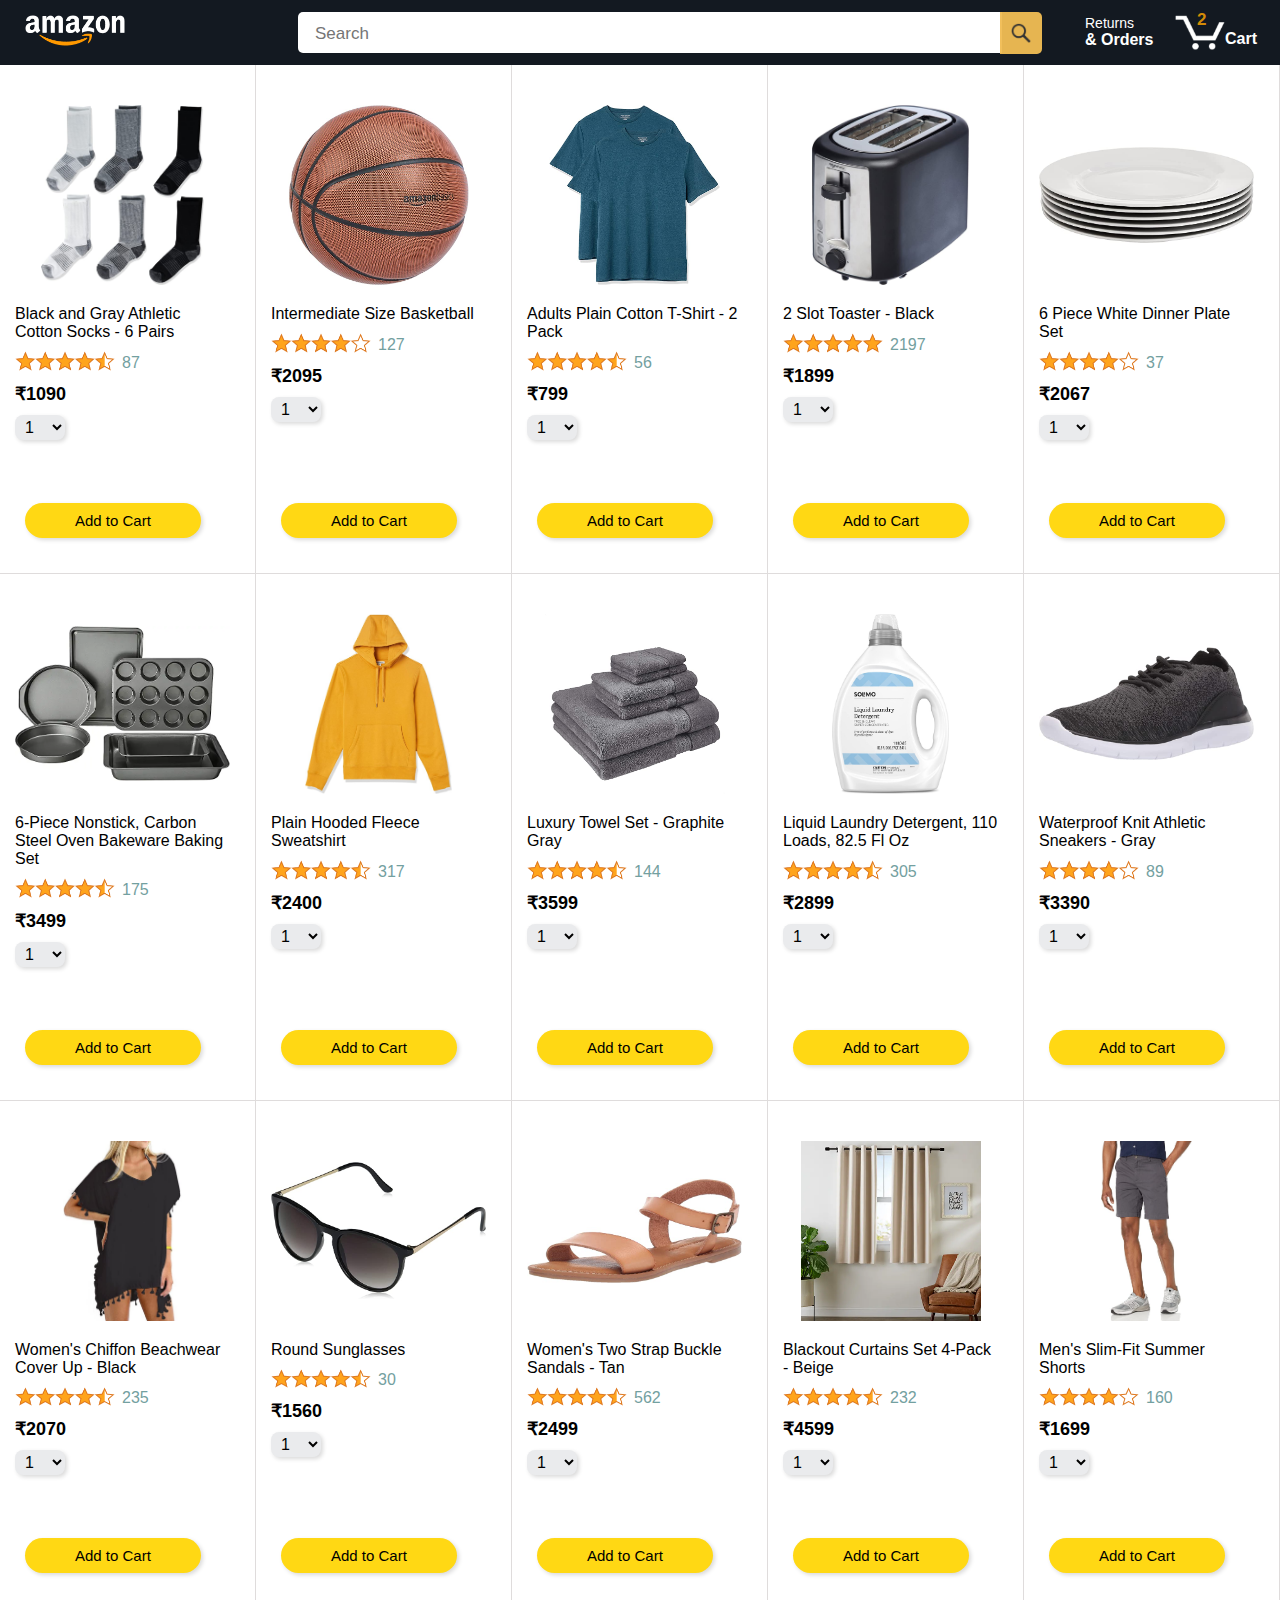
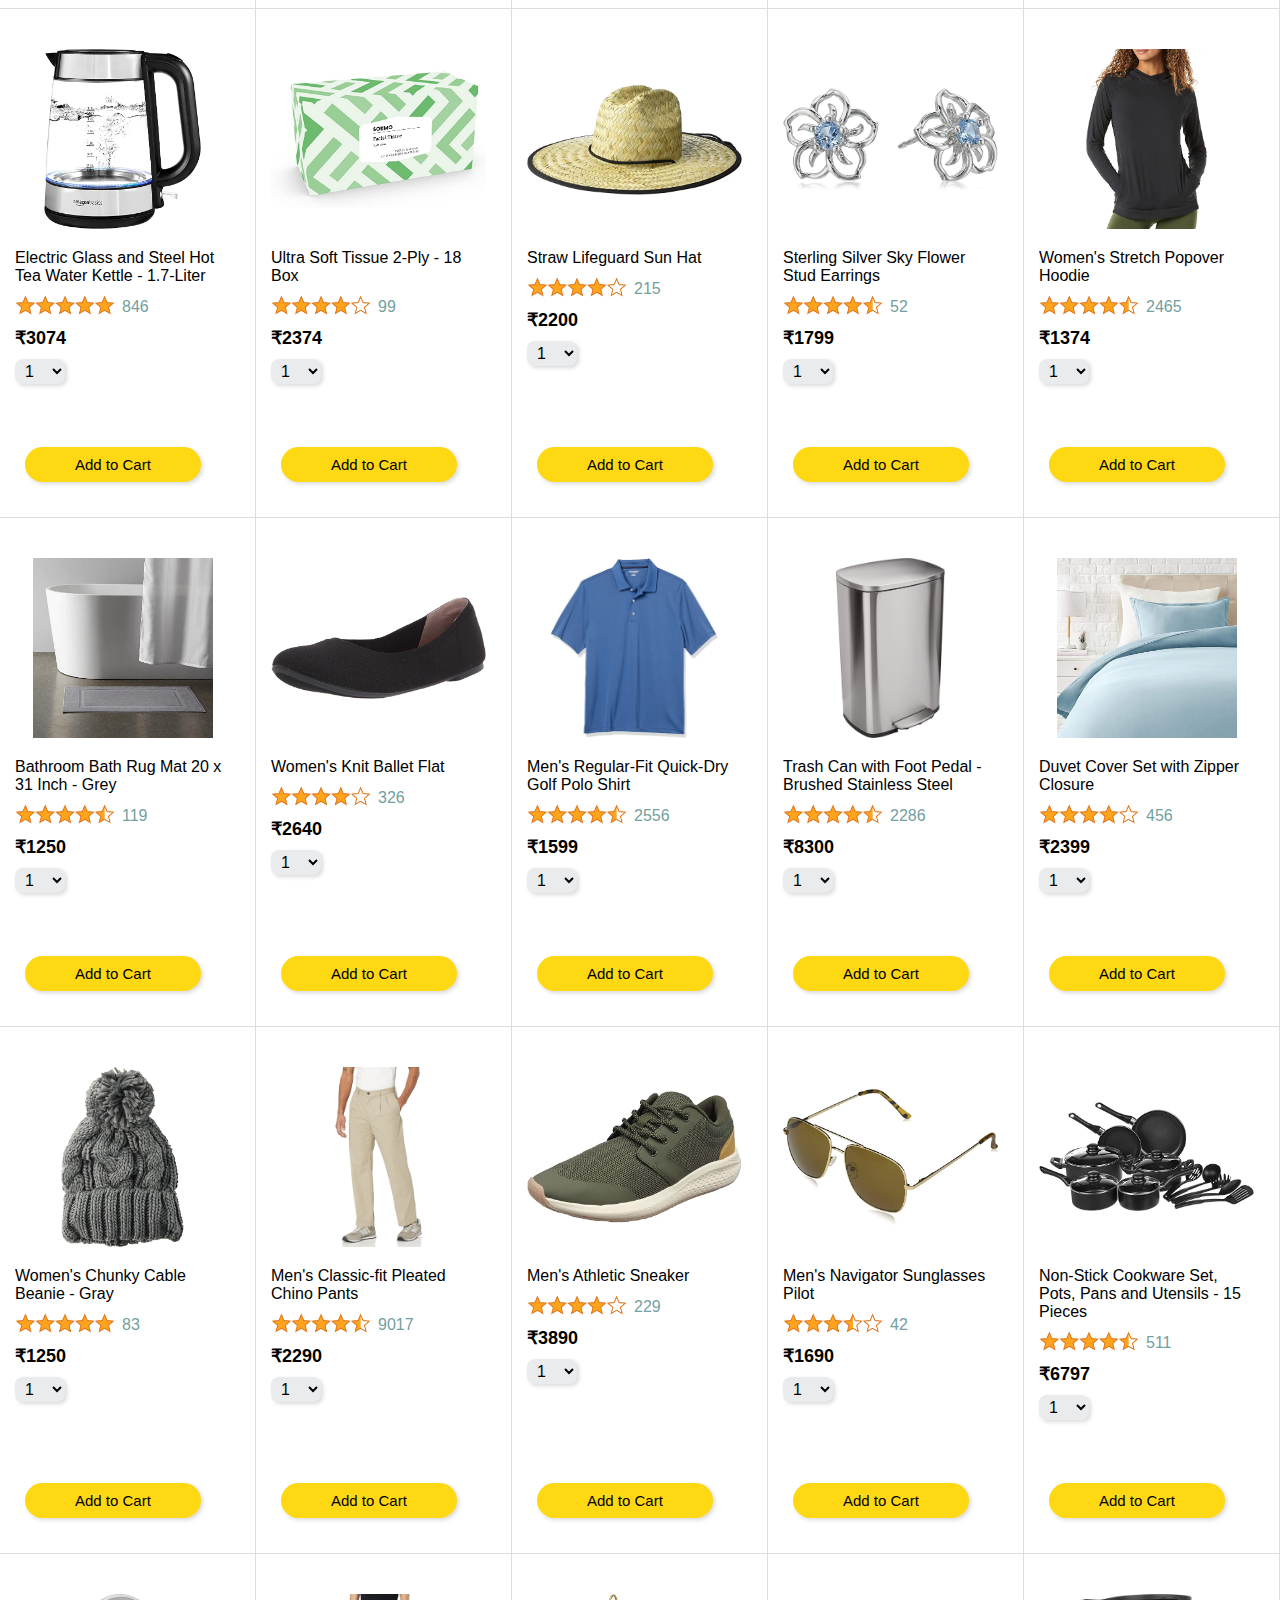
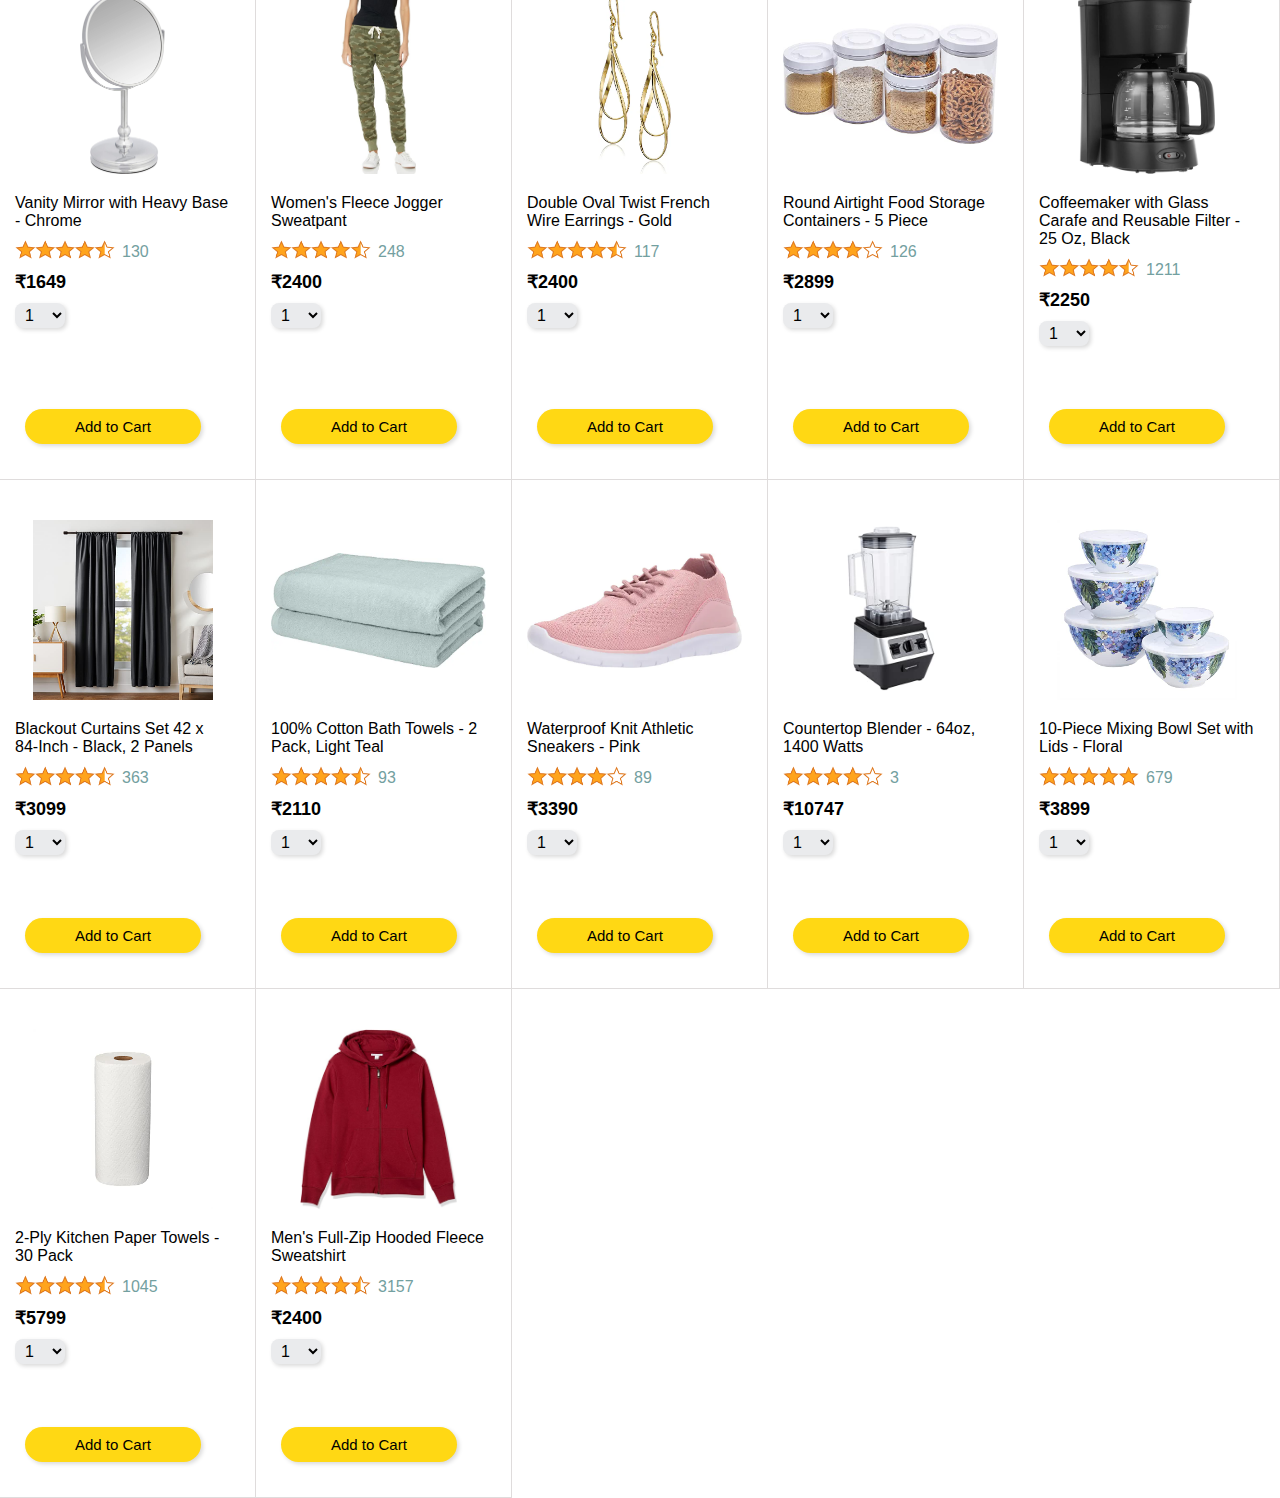
<file: index.html>
<!DOCTYPE html>
<html lang="en">
<head>
  <meta charset="UTF-8">
  <meta name="viewport" content="width=device-width, initial-scale=1.0">
  <title>Amazon Clone</title>
  <link rel="stylesheet" href="styles/core.css">
  <link rel="stylesheet" href="styles/general.css">
  <link rel="stylesheet" href="styles/header.css">
</head>
<body>  
  <!-- Thats header code-->
  <div class="header-flexbox" style="z-index: 1;">
    <div class="left-part">
      <a href="index.html">
      <img src="images/amazon-logo-white.png" class="amazon-logo">
      <img src="images/amazon-mobile-logo-white.png" class="amazon-mobile-logo">
      </a>
    </div>
    <div class="middle-part">
      <input type="text" placeholder="Search" class="search-bar">
      <button class="search-icon-button">
        <img src="images/search-icon.png" class="search-icon-image">
      </button>
    </div>
    <div class="right-part">
      <div class="order-box">
        <a href="orders.html" class="order-box-hlink">
        <p class="order-box-text1">Returns</p>
        <p class="order-box-text2">&#x26; Orders</p>
      </a>
       </div>
       <a class="order-box-hlink2" href="checkout.html">
       <div class="cart-box">
        <img src="images/cart-icon (1).png" class="cart-image">
        <div class="cart-number">2</div>
        <p class="cart-box-text"> Cart</p>
      </a>
       </div>
    </div>
  </div>


  <!-- Thats main body code-->
   <div class="main">
  <div class="Grid js-grid">

    <!--yh structure tha ek product tha then esko idr se copy javascript main kiya ab se new product ko javascript se he generate krenge es blueprint ka sath-->

    <!-- <div class="product-container">
      <div class="product-image-container">
        <img src="images/athletic-cotton-socks-6-pairs.jpg" class="image1">
      </div>
      <div class="product-name">
        Black and Gray Athletic Cotton Socks - 6 Pairs
      </div>
      <div class="flexbox1">
        <div>
          <img src="images/rating-45.png" class="rating-image">
        </div>
        <div class="rating-number">87</div>
      </div>
      <div class="money-box">
        <p>&#x20B9;110</p>
      </div>
      <div>
        <select class="drop-down">
          <option value="1" selected>1</option>
          <option value="2">2</option>
          <option value="3">3</option>
          <option value="4">4</option>
          <option value="5">5</option>
          <option value="6">6</option>
          <option value="7">7</option>
          <option value="8">8</option>
          <option value="9">9</option>
          <option value="10">10</option>
        </select>
      </div>

      <div class="product-spacer"></div>
      <div class="added-to-cart">
        <img src="images/checkmark.png">
        Added
      </div>
      <div class="button-div">
        <button class="button"> Add to Cart</button>
      </div>
    </div> -->
   
  </div>
  </div>
 
  <!--used modules here-->
  <script type="module" src="config/amazon.js"></script>
</body>
</html>
</file>
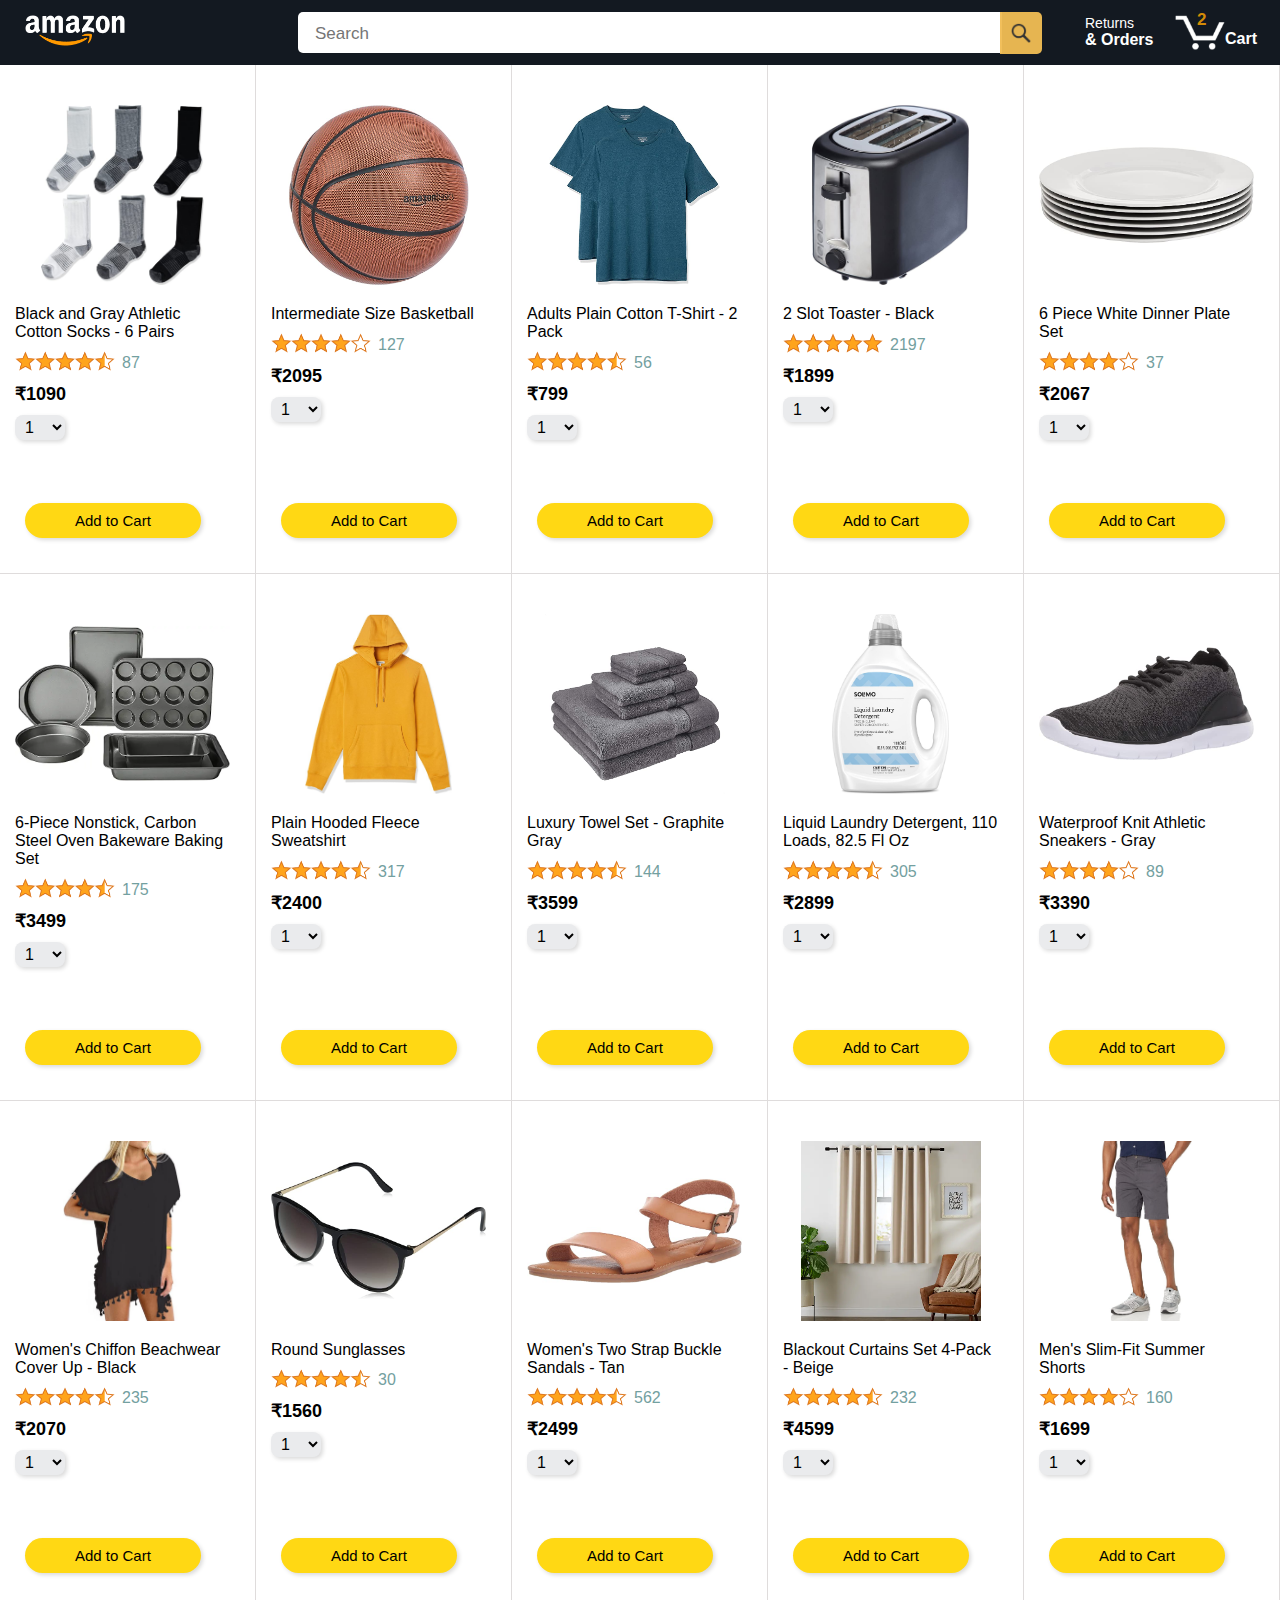
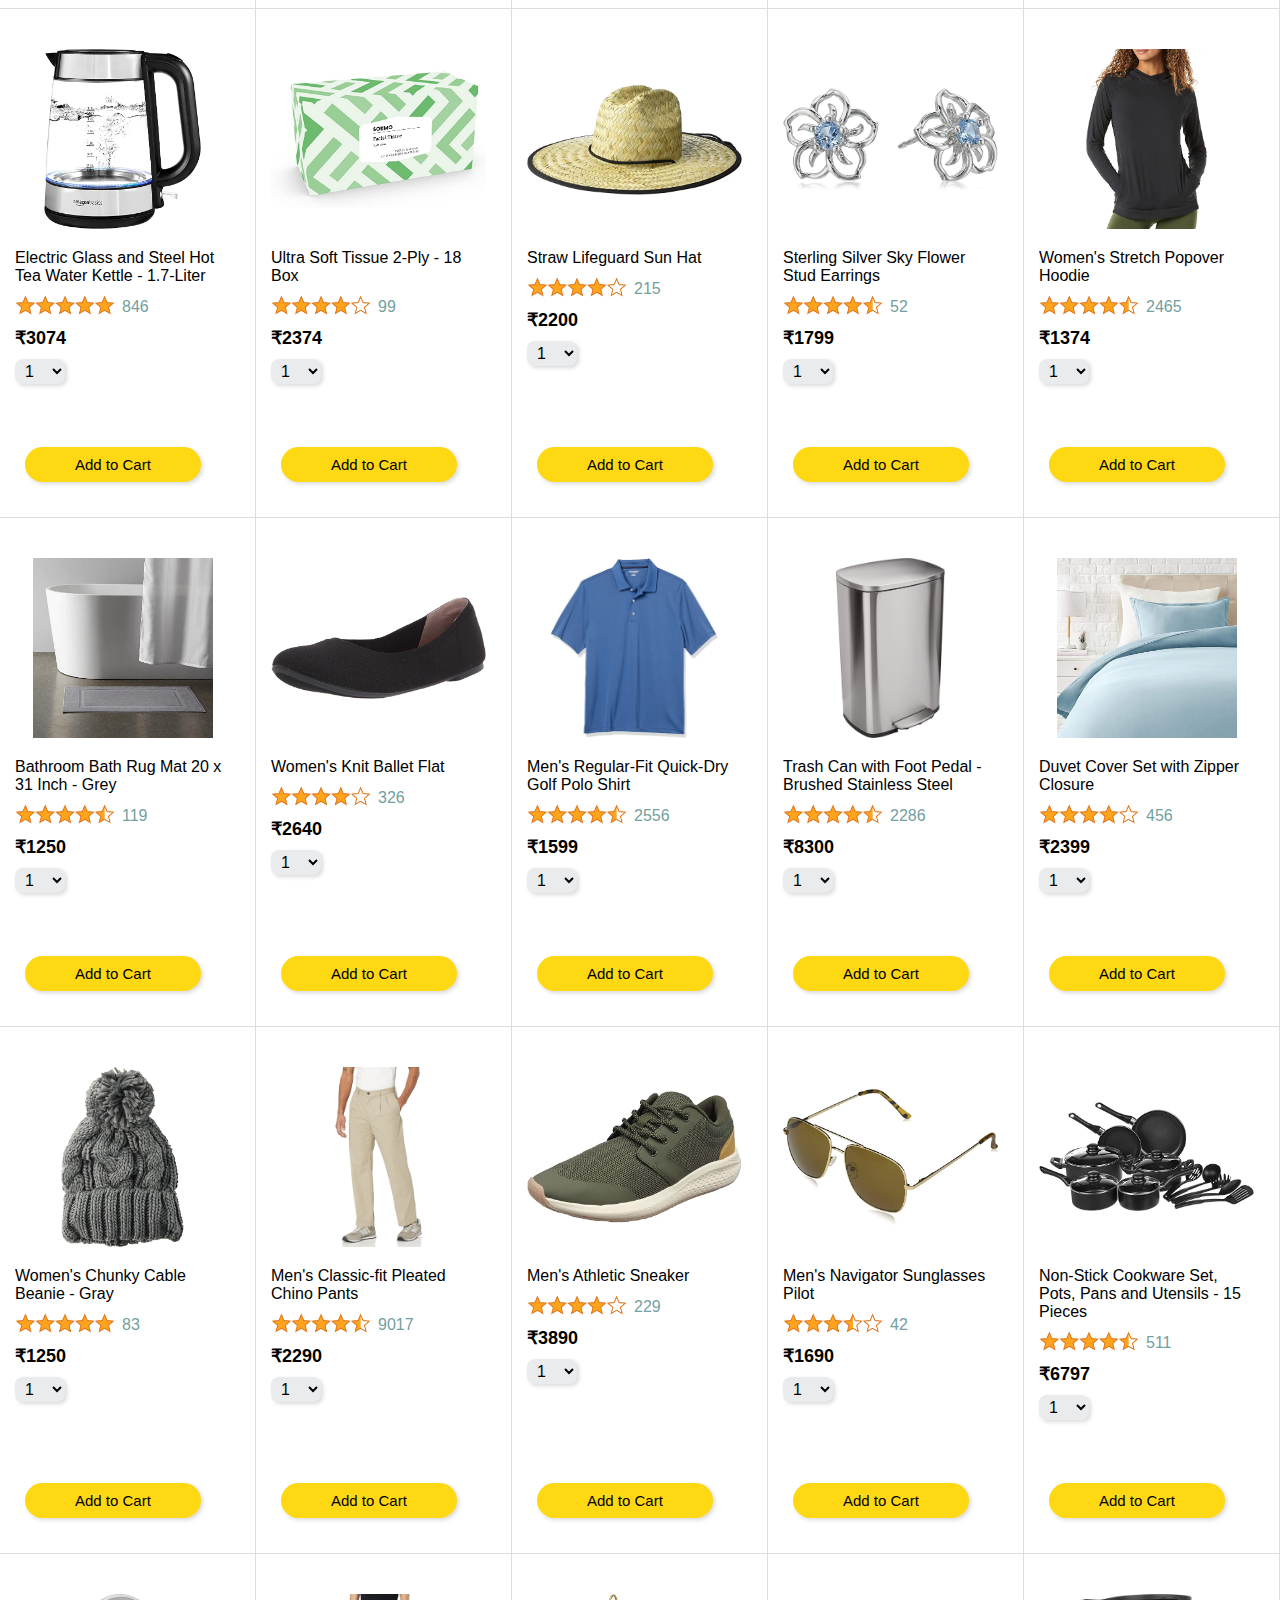
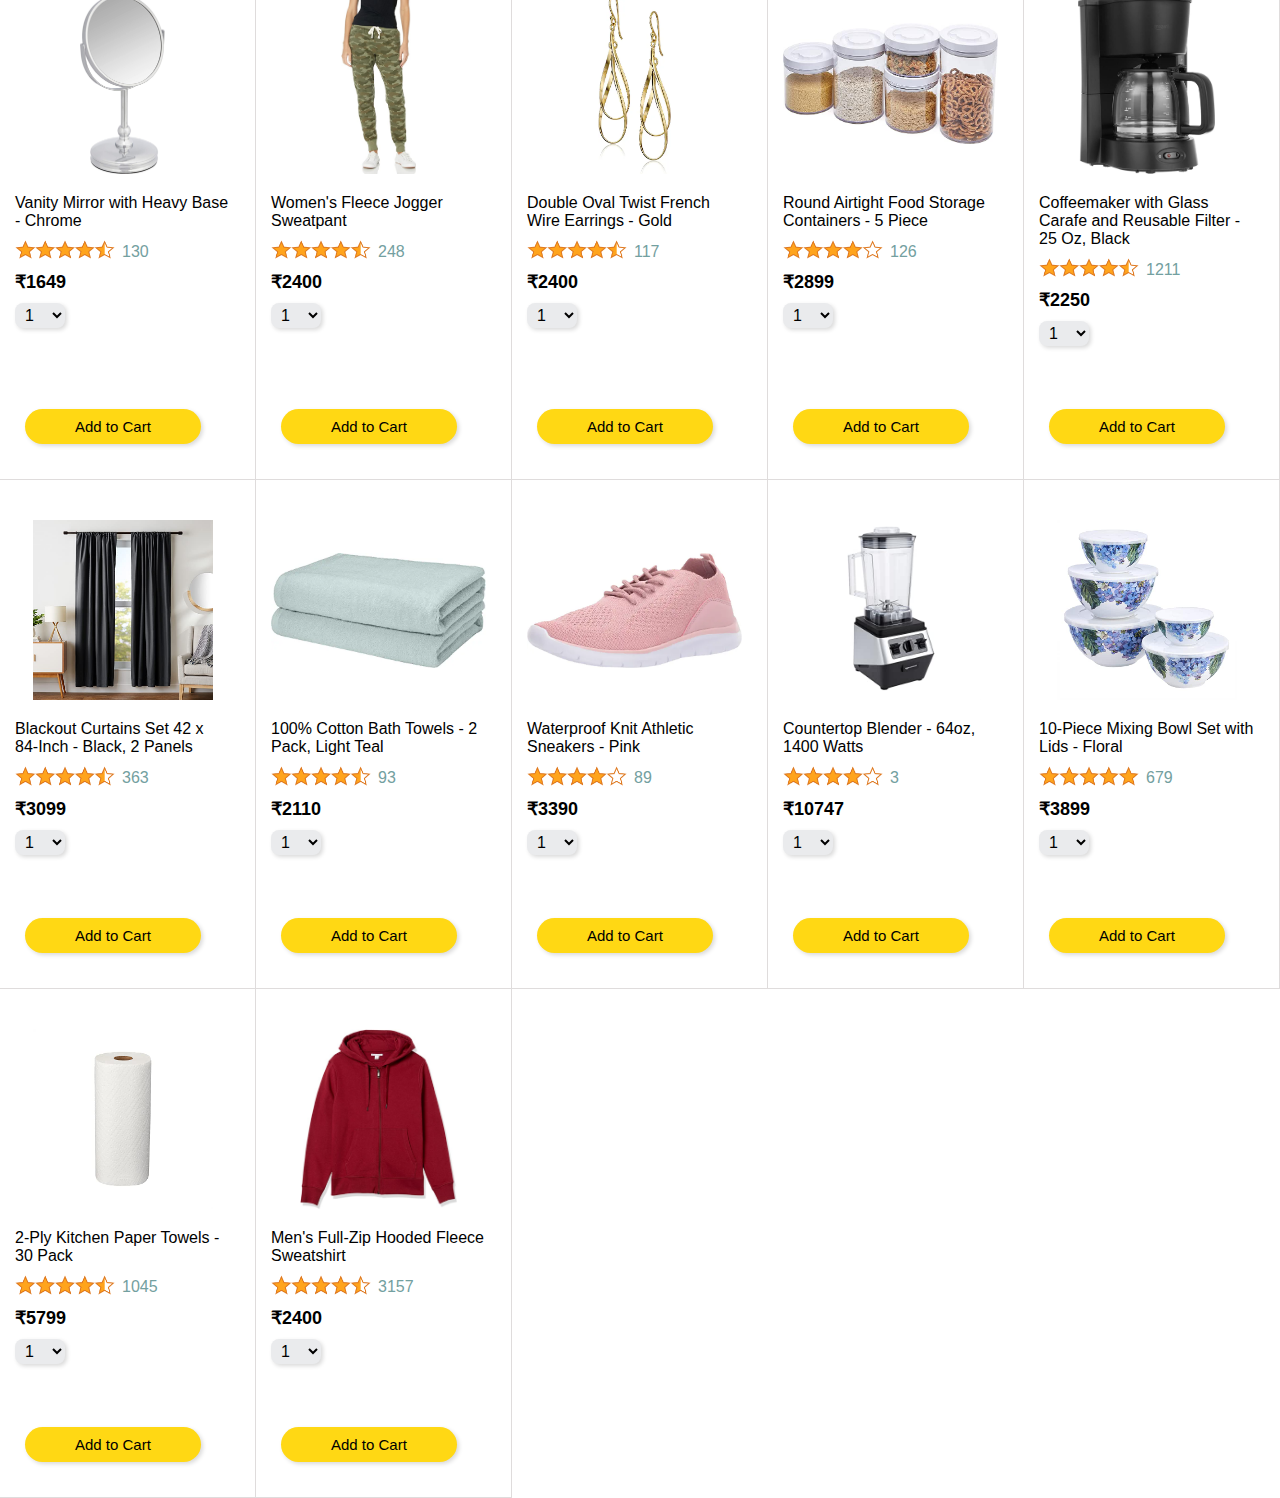
<file: amazon.html>
<!DOCTYPE html>
<html lang="en">
<head>
  <meta charset="UTF-8">
  <meta name="viewport" content="width=device-width, initial-scale=1.0">
  <title>Amazon Clone</title>
  <link rel="stylesheet" href="styles/core.css">
  <link rel="stylesheet" href="styles/general.css">
  <link rel="stylesheet" href="styles/header.css">
</head>
<body>  
  <!-- Thats header code-->
  <div class="header-flexbox" style="z-index: 1;">
    <div class="left-part">
      <a href="http://127.0.0.1:5501/amazon.html">
      <img src="images/amazon-logo-white.png" class="amazon-logo">
      <img src="images/amazon-mobile-logo-white.png" class="amazon-mobile-logo">
      </a>
    </div>
    <div class="middle-part">
      <input type="text" placeholder="Search" class="search-bar">
      <button class="search-icon-button">
        <img src="images/search-icon.png" class="search-icon-image">
      </button>
    </div>
    <div class="right-part">
      <div class="order-box">
        <a href="orders.html" class="order-box-hlink">
        <p class="order-box-text1">Returns</p>
        <p class="order-box-text2">&#x26; Orders</p>
      </a>
       </div>
       <a class="order-box-hlink2" href="checkout.html">
       <div class="cart-box">
        <img src="images/cart-icon (1).png" class="cart-image">
        <div class="cart-number">2</div>
        <p class="cart-box-text"> Cart</p>
      </a>
       </div>
    </div>
  </div>


  <!-- Thats main body code-->
   <div class="main">
  <div class="Grid js-grid">

    <!--yh structure tha ek product tha then esko idr se copy javascript main kiya ab se new product ko javascript se he generate krenge es blueprint ka sath-->

    <!-- <div class="product-container">
      <div class="product-image-container">
        <img src="images/athletic-cotton-socks-6-pairs.jpg" class="image1">
      </div>
      <div class="product-name">
        Black and Gray Athletic Cotton Socks - 6 Pairs
      </div>
      <div class="flexbox1">
        <div>
          <img src="images/rating-45.png" class="rating-image">
        </div>
        <div class="rating-number">87</div>
      </div>
      <div class="money-box">
        <p>&#x20B9;110</p>
      </div>
      <div>
        <select class="drop-down">
          <option value="1" selected>1</option>
          <option value="2">2</option>
          <option value="3">3</option>
          <option value="4">4</option>
          <option value="5">5</option>
          <option value="6">6</option>
          <option value="7">7</option>
          <option value="8">8</option>
          <option value="9">9</option>
          <option value="10">10</option>
        </select>
      </div>

      <div class="product-spacer"></div>
      <div class="added-to-cart">
        <img src="images/checkmark.png">
        Added
      </div>
      <div class="button-div">
        <button class="button"> Add to Cart</button>
      </div>
    </div> -->
   
  </div>
  </div>
 
  <!--used modules here-->
  <script type="module" src="config/amazon.js"></script>
</body>
</html>
</file>
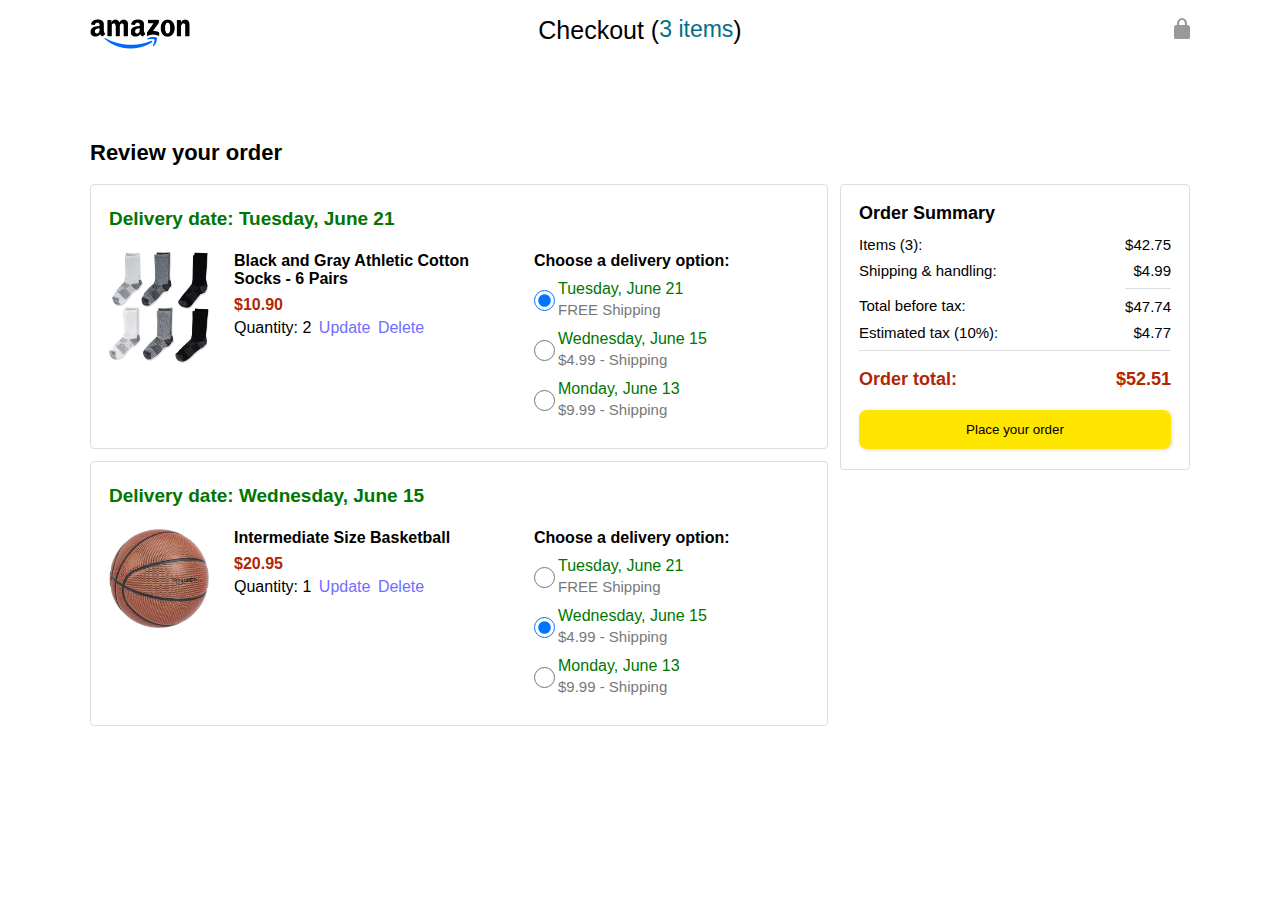
<file: cart.html>
<!DOCTYPE html>
<html>
  <head>
    <title>Checkout</title>

    <!-- This code is needed for responsive design to work.
      (Responsive design = make the website look good on
      smaller screen sizes like a phone or a tablet). -->
    <meta name="viewport" content="width=device-width, initial-scale=1">

    <!-- Load a font called Roboto from Google Fonts. -->
    <link rel="preconnect" href="https://fonts.googleapis.com">
    <link rel="preconnect" href="https://fonts.gstatic.com" crossorigin>
    <link href="https://fonts.googleapis.com/css2?family=Roboto:wght@400;500;700&display=swap" rel="stylesheet">

    <!-- Here are the CSS files for this page. -->
    <link rel="stylesheet" href="styles/general.css">
    <link rel="stylesheet" href="styles/header-cart.css">
    <link rel="stylesheet" href="styles/cart.css">
  </head>
  <body>
    <div class="checkout-header">
      <div class="header-content">
        <div class="checkout-header-left-section">
          <a href="amazon.html">
            <img class="amazon-logo" src="images/amazon-logo-white.png">
            <img class="amazon-mobile-logo" src="images/amazon-mobile-logo-white.png">
          </a>
        </div>

        <div class="checkout-header-middle-section">
          Checkout (<a class="return-to-home-link"
            href="amazon.html">3 items</a>)
        </div>

        <div class="checkout-header-right-section">
          <img src="images/checkout-lock-icon.png">
        </div>
      </div>
    </div>

    <div class="main">
      <div class="page-title">Review your order</div>

      <div class="checkout-grid">
        <div class="order-summary">
          <div class="cart-item-container">
            <div class="delivery-date">
              Delivery date: Tuesday, June 21
            </div>

            <div class="cart-item-details-grid">
              <img class="product-image"
                src="images/athletic-cotton-socks-6-pairs.jpg">

              <div class="cart-item-details">
                <div class="product-name">
                  Black and Gray Athletic Cotton Socks - 6 Pairs
                </div>
                <div class="product-price">
                  $10.90
                </div>
                <div class="product-quantity">
                  <span>
                    Quantity: <span class="quantity-label">2</span>
                  </span>
                  <span class="update-quantity-link link-primary">
                    Update
                  </span>
                  <span class="delete-quantity-link link-primary">
                    Delete
                  </span>
                </div>
              </div>

              <div class="delivery-options">
                <div class="delivery-options-title">
                  Choose a delivery option:
                </div>
                <div class="delivery-option">
                  <input type="radio" checked
                    class="delivery-option-input"
                    name="delivery-option-1">
                  <div>
                    <div class="delivery-option-date">
                      Tuesday, June 21
                    </div>
                    <div class="delivery-option-price">
                      FREE Shipping
                    </div>
                  </div>
                </div>
                <div class="delivery-option">
                  <input type="radio"
                    class="delivery-option-input"
                    name="delivery-option-1">
                  <div>
                    <div class="delivery-option-date">
                      Wednesday, June 15
                    </div>
                    <div class="delivery-option-price">
                      $4.99 - Shipping
                    </div>
                  </div>
                </div>
                <div class="delivery-option">
                  <input type="radio"
                    class="delivery-option-input"
                    name="delivery-option-1">
                  <div>
                    <div class="delivery-option-date">
                      Monday, June 13
                    </div>
                    <div class="delivery-option-price">
                      $9.99 - Shipping
                    </div>
                  </div>
                </div>
              </div>
            </div>
          </div>

          <div class="cart-item-container">
            <div class="delivery-date">
              Delivery date: Wednesday, June 15
            </div>

            <div class="cart-item-details-grid">
              <img class="product-image"
                src="images/intermediate-composite-basketball.jpg">

              <div class="cart-item-details">
                <div class="product-name">
                  Intermediate Size Basketball
                </div>
                <div class="product-price">
                  $20.95
                </div>
                <div class="product-quantity">
                  <span>
                    Quantity: <span class="quantity-label">1</span>
                  </span>
                  <span class="update-quantity-link link-primary">
                    Update
                  </span>
                  <span class="delete-quantity-link link-primary">
                    Delete
                  </span>
                </div>
              </div>

              <div class="delivery-options">
                <div class="delivery-options-title">
                  Choose a delivery option:
                </div>

                <div class="delivery-option">
                  <input type="radio" class="delivery-option-input"
                    name="delivery-option-2">
                  <div>
                    <div class="delivery-option-date">
                      Tuesday, June 21
                    </div>
                    <div class="delivery-option-price">
                      FREE Shipping
                    </div>
                  </div>
                </div>
                <div class="delivery-option">
                  <input type="radio" checked class="delivery-option-input"
                    name="delivery-option-2">
                  <div>
                    <div class="delivery-option-date">
                      Wednesday, June 15
                    </div>
                    <div class="delivery-option-price">
                      $4.99 - Shipping
                    </div>
                  </div>
                </div>
                <div class="delivery-option">
                  <input type="radio" class="delivery-option-input"
                    name="delivery-option-2">
                  <div>
                    <div class="delivery-option-date">
                      Monday, June 13
                    </div>
                    <div class="delivery-option-price">
                      $9.99 - Shipping
                    </div>
                  </div>
                </div>
              </div>
            </div>
          </div>
        </div>

        <div class="payment-summary">
          <div class="payment-summary-title">
            Order Summary
          </div>

          <div class="payment-summary-row">
            <div>Items (3):</div>
            <div class="payment-summary-money">$42.75</div>
          </div>

          <div class="payment-summary-row">
            <div>Shipping &amp; handling:</div>
            <div class="payment-summary-money">$4.99</div>
          </div>

          <div class="payment-summary-row subtotal-row">
            <div>Total before tax:</div>
            <div class="payment-summary-money">$47.74</div>
          </div>

          <div class="payment-summary-row">
            <div>Estimated tax (10%):</div>
            <div class="payment-summary-money">$4.77</div>
          </div>

          <div class="payment-summary-row total-row">
            <div>Order total:</div>
            <div class="payment-summary-money">$52.51</div>
          </div>

          <button class="place-order-button button-primary">
            Place your order
          </button>
        </div>
      </div>
    </div>
  </body>
</html>
</file>
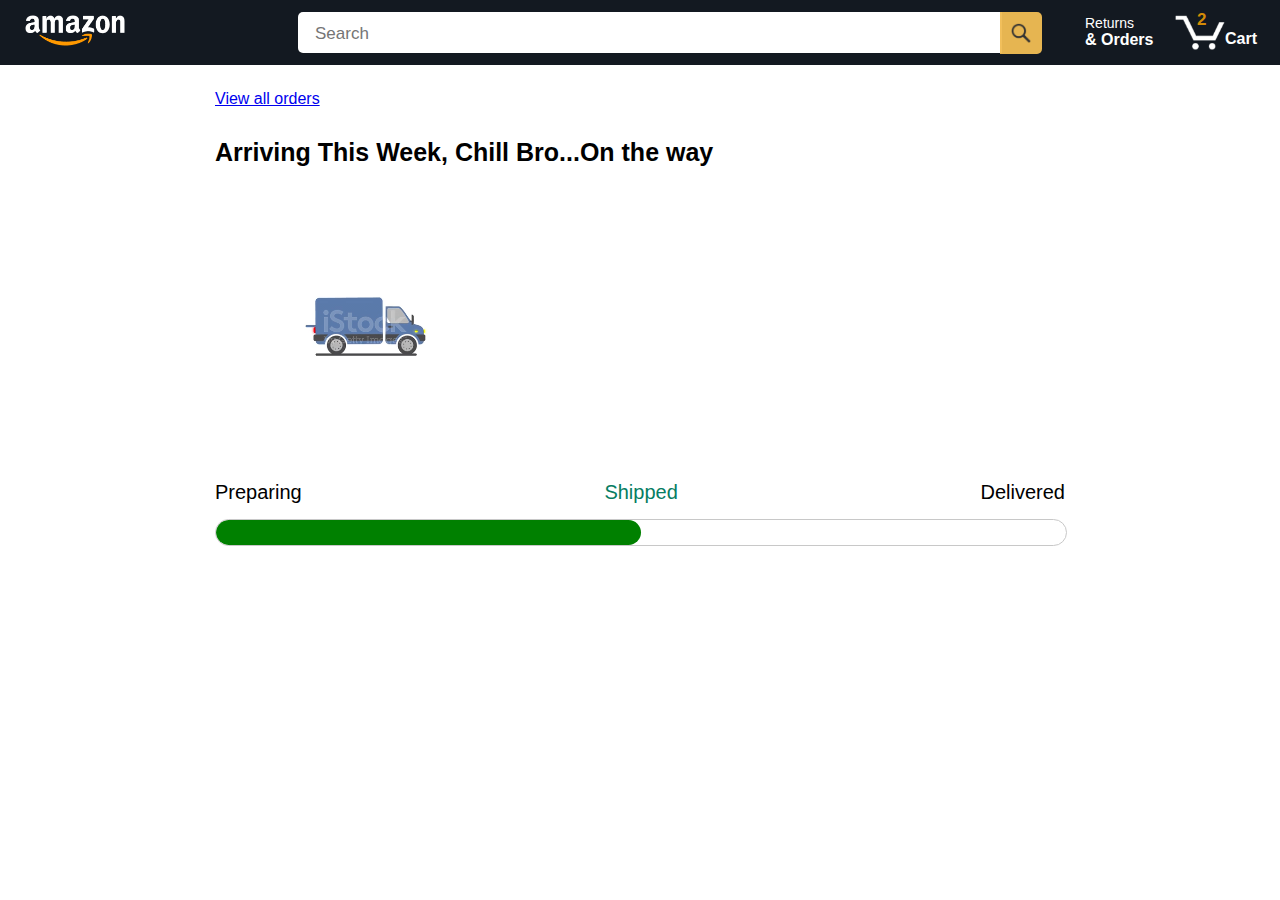
<file: tracking.html>
<!DOCTYPE html>
<html>
  <head>
    <title>Tracking</title>
    <meta name="viewport" content="width=device-width, initial-scale=1">

    <link rel="preconnect" href="https://fonts.googleapis.com">
    <link rel="preconnect" href="https://fonts.gstatic.com" crossorigin>
    <link href="https://fonts.googleapis.com/css2?family=Roboto:wght@400;500;700&display=swap" rel="stylesheet">

    <link rel="stylesheet" href="styles/general.css">
    <link rel="stylesheet" href="styles/header.css">
    <link rel="stylesheet" href="styles/tracking.css">
  </head>
  <body>
    <div class="header-flexbox" style="z-index: 1;">
      <div class="left-part">
        <a href="index.html">
        <img src="images/amazon-logo-white.png" class="amazon-logo">
        <img src="images/amazon-mobile-logo-white.png" class="amazon-mobile-logo">
        </a>
      </div>
      <div class="middle-part">
        <input type="text" placeholder="Search" class="search-bar">
        <button class="search-icon-button">
          <img src="images/search-icon.png" class="search-icon-image">
        </button>
      </div>
      <div class="right-part">
        <div class="order-box">
          <a href="orders.html" class="order-box-hlink">
          <p class="order-box-text1">Returns</p>
          <p class="order-box-text2">&#x26; Orders</p>
        </a>
         </div>
         <div class="cart-box">
           <a href="checkout.html" class="order-box-hlink2">
          <img src="images/cart-icon (1).png" class="cart-image">
          <div class="cart-number">3</div>
          <p class="cart-box-text"> Cart</p>
        </a>
         </div>
      </div>
    </div>

    <div class="main">
      <div class="order-tracking">
         <a class="back-to-orders-link link-primary" href="orders.html">
          View all orders
        </a>

        <div class="delivery-date">
          Arriving This Week, Chill Bro...On the way
        </div>

        
        <video width="300px" height="300px" loop autoplay muted>
          <source src="images/istockphoto-1999929404-640_adpp_is.mp4">
        </video>

        <div class="progress-labels-container">
          <div class="progress-label">
            Preparing
          </div>
          <div class="progress-label current-status">
            Shipped
          </div>
          <div class="progress-label">
            Delivered
          </div>
        </div>

        <div class="progress-bar-container">
          <div class="progress-bar"></div>
        </div>
      </div>
    </div>
    <script src="config/tracking.js" type="module"></script>
  </body>
</html>
</file>
<file: styles/core.css>
.main{
  position: relative;
  top: 65px;
}
.Grid{
  display: grid;
  grid-template-columns: repeat(6,1fr);
}
.product-container{
  padding-top: 40px;
  padding-bottom: 25px;
  padding-left: 15px;
  padding-right: 25px;
  border-right: 1px solid rgb(223, 220, 220);
  border-bottom: 1px solid rgb(223, 220, 220);
  display: flex;
  flex-direction: column;
}
.product-image-container{
  height: 180px;
  display: flex;
  justify-content: center;
  align-items: center;
  margin-bottom: 20px;
}
.image1{
  max-width: 100%;
  max-height: 100%;
}
.rating-image{
  width: 100px;
}
.flexbox1{
  display: flex;
  flex-direction: row;
  margin-top: 10px;
  align-items: center;
}
.rating-number{
  color: rgb(115, 160, 160);
  margin-left: 7px;
}
.money-box{
  margin-top: 8px;
  margin-bottom: 10px;
}
.money-box p{
  font-weight: bold;
  font-size: 18px;
}
.drop-down{
  font-size: 16px;
  padding: 3px 6px 3px 6px;
  border:none;
  background-color: rgb(234, 235, 237);
  border-radius: 8px;
  cursor: pointer;
  box-shadow: 2px 2px 4px rgba(0, 0, 0, 0.15);
}
.button{
  background-color: rgb(255, 216, 20);
  border: 1px solid rgb(252,210,0);
  border: none;
  padding: 9px 50px 9px 50px;
  font-size: 15px;
  border-radius: 20px;
  cursor: pointer;
  box-shadow: 2px 2px 4px rgba(0, 0, 0, 0.15);
}
.button-div{
  margin-top: 15px;
  margin-bottom: 10px;
  padding-left: 10px;
}
.button:hover{
  background-color: rgb(236, 199, 12) ;
}

.product-spacer {
  flex: 1;
}

.added-to-cart {
  color: rgb(6, 125, 98);
  font-size: 16px;

  display: flex;
  align-items: center;
  justify-content: center;
  margin-bottom: 8px;
  opacity: 0;
  margin-top: 20px;
}

.added-to-cart img {
  height: 20px;
  margin-right: 5px;
}

/* Responsive Design */
@media (max-width: 1500px){
  .Grid{
    grid-template-columns: repeat(6,1fr);
  }
}
@media (max-width: 1300px){
  .Grid{
    grid-template-columns: repeat(5,1fr);
  }
}
@media (max-width: 1000px){
  .Grid{
    grid-template-columns: repeat(4,1fr);
  }
}
@media (max-width: 800px){
  .Grid{
    grid-template-columns: repeat(3,1fr);
  }
}
@media (max-width: 550px){
  .Grid{
    grid-template-columns: repeat(2,1fr);
  }
}

.added-to-cart-after{
  opacity: 1;
}
</file>
<file: styles/general.css>
body{
  font-family: Arial, Helvetica, sans-serif;
  margin: 0px;
  padding: 0px;
}
p{
  margin: 0;
  padding: 0;
}
</file>
<file: styles/header.css>
p{
  margin: 0;
  padding: 0;
}
.header-flexbox{
  display: flex;
  flex-direction: row;
  justify-content: space-between;
  align-items: center;
  background-color: rgb(19, 25, 33);
  color: white;
  height: 65px;
  position: fixed;
  right: 0px;
  top: 0px;
  left: 0px;
}
.amazon-logo{
  width: 100px;
  padding: 10px;
}
.left-part{
  width: 250px;
  height: 70px;
  display: flex;
  align-items: center;
  padding-left: 15px;
  cursor: pointer;
}
.amazon-logo:hover{
  border: 1px solid white;
}

.search-icon-image{
  width: 20px;
}
.middle-part{
  flex: 1;
  display: flex;
  justify-content: center;
  align-items: center;
  margin-left: 15px;
  margin-right: 20px;
}
.search-bar{
  height: 39px;
  flex: 1;
  border: none;
  border-top-left-radius: 5px;
  border-bottom-left-radius: 5px;
  font-size: 20px;
  max-width: 700px;
  width: 150px;
}
.search-bar::placeholder{
  font-size: 17px;
  padding-left: 15px;
}
.search-icon-button{
  padding: 11px;
  border: none;
  background-color:rgba(240, 188, 84, 0.957);
  display: flex;
  align-items: center;
  justify-content: center;
  margin-left: -2px;
  border-top-right-radius: 5px;
  border-bottom-right-radius: 5px;
  cursor: pointer;
}


.right-part{
  width: 200px;
  display: flex;
  flex-direction: row;
  align-items: center;
}
.order-box{
  cursor: pointer;
  width: 70px;
  padding: 5px;
  margin-right: 10px;
}
.order-box-text1{
  font-size: 14px;
}
.order-box-text2{
  font-weight: bold;
}
.order-box:hover{
  border: 1px solid white;
}
.cart-image{
  width: 50px;
}
.cart-box{
  display: flex;
  flex-direction: row;
  padding: 5px;
  position: relative;
}
.cart-box:hover{
  border: 1px solid white;
}
.cart-box-text{
  padding-top: 15px;
  font-weight: bold;
}
.cart-number{
  color: rgb(210, 139, 6);
  font-size: 17px;
  font-weight: bold;
  position: absolute;
  left: 27px;
  top: 0px;
}
.order-box-hlink{
  text-decoration: none;
  color: white;
}
.order-box-hlink2{
  text-decoration: none;
  color: white;
  display: flex;
}

/* responsive design for header */
.amazon-mobile-logo{
  display: none;
}
@media (max-width: 800px) {
  .left-part {
    width: unset;
  }
}
@media (max-width: 575px) {
  .amazon-logo {
    display: none;
  }
  .amazon-mobile-logo{
    display: block;
    height: 35px;
    margin-top: 5px;
  }
}
</file>
<file: styles/header-cart.css>
.checkout-header {
  height: 60px;
  padding-left: 30px;
  padding-right: 30px;
  background-color: white;

  display: flex;
  justify-content: center;

  position: fixed;
  top: 0;
  left: 0;
  right: 0;
  z-index: 1000;
}

.header-content {
  width: 100%;
  max-width: 1100px;

  display: flex;
  align-items: center;
}

.checkout-header-left-section {
  width: 150px;
}

.amazon-logo {
  width: 100px;
  margin-top: 12px;
  filter: invert(1);
}

.amazon-mobile-logo {
  display: none;
}

/* @media is used to create responsive design (making the
   website look good on any screen size). This @media
   means when the screen width is 575px or less, different
   styles (inside the {...}) will be applied. */
@media (max-width: 575px) {
  .checkout-header-left-section {
    width: auto;
  }

  .amazon-logo {
    display: none;
  }

  .amazon-mobile-logo {
    display: inline-block;
    height: 35px;
    margin-top: 5px;
    filter: invert(1) brightness(0);
  }
}

.checkout-header-middle-section {
  flex: 1;
  flex-shrink: 0;
  text-align: center;

  font-size: 25px;
  font-weight: 500;

  display: flex;
  justify-content: center;
}

.return-to-home-link {
  color: rgb(0, 113, 133);
  font-size: 23px;
  text-decoration: none;
  cursor: pointer;
}

@media (max-width: 1000px) {
  .checkout-header-middle-section {
    font-size: 20px;
    margin-right: 60px;
  }

  .return-to-home-link {
    font-size: 18px;
  }
}

@media (max-width: 575px) {
  .checkout-header-middle-section {
    margin-right: 5px;
  }
}

.checkout-header-right-section {
  text-align: right;
  width: 150px;
}

@media (max-width: 1000px) {
  .checkout-header-right-section {
    width: auto;
  }
}
</file>
<file: styles/cart.css>
.main {
  max-width: 1100px;
  padding-left: 30px;
  padding-right: 30px;

  margin-top: 140px;
  margin-bottom: 100px;

  /* margin-left: auto;
     margin-right auto;
     Is a trick for centering an element horizontally
     without needing a container. */
  margin-left: auto;
  margin-right: auto;
}

.page-title {
  font-weight: 700;
  font-size: 22px;
  margin-bottom: 18px;
}

.checkout-grid {
  display: grid;
  /* Here, 1fr means the first column will take
     up the remaining space in the grid. */
  grid-template-columns: 1fr 350px;
  column-gap: 12px;

  /* Use align-items: start; to prevent the elements
     in the grid from stretching vertically. */
  align-items: start;
}

@media (max-width: 1000px) {
  .main {
    max-width: 500px;
  }

  .checkout-grid {
    grid-template-columns: 1fr;
  }
}

.cart-item-container,
.payment-summary {
  border: 1px solid rgb(222, 222, 222);
  border-radius: 4px;
  padding: 18px;
}

.cart-item-container {
  margin-bottom: 12px;
}

.payment-summary {
  padding-bottom: 5px;
}

@media (max-width: 1000px) {
  .payment-summary {
    /* grid-row: 1 means this element will be placed into row
      1 in the grid. (Normally, the row that an element is
      placed in is determined by the order of the elements in
      the HTML. grid-row overrides this default ordering). */
    grid-row: 1;
    margin-bottom: 12px;
  }
}

.delivery-date {
  color: rgb(0, 118, 0);
  font-weight: 700;
  font-size: 19px;
  margin-top: 5px;
  margin-bottom: 22px;
}

.cart-item-details-grid {
  display: grid;
  /* 100px 1fr 1fr; means the 2nd and 3rd column will
     take up half the remaining space in the grid
     (they will divide up the remaining space evenly). */
  grid-template-columns: 100px 1fr 1fr;
  column-gap: 25px;
}

@media (max-width: 1000px) {
  .cart-item-details-grid {
    grid-template-columns: 100px 1fr;
    row-gap: 30px;
  }
}

.product-image {
  max-width: 100%;
  max-height: 120px;

  /* margin-left: auto;
     margin-right auto;
     Is a trick for centering an element horizontally
     without needing a container. */
  margin-left: auto;
  margin-right: auto;
}

.product-name {
  font-weight: 700;
  margin-bottom: 8px;
}

.product-price {
  color: rgb(177, 39, 4);
  font-weight: 700;
  margin-bottom: 5px;
}

.product-quantity .link-primary {
  margin-left: 3px;
}

@media (max-width: 1000px) {
  .delivery-options {
    /* grid-column: 1 means this element will be placed
       in column 1 in the grid. (Normally, the column that
       an element is placed in is determined by the order
       of the elements in the HTML. grid-column overrides
       this default ordering).
       
       / span 2 means this element will take up 2 columns
       in the grid (Normally, each element takes up 1
       column in the grid). */
    grid-column: 1 / span 2;
  }
}

.delivery-options-title {
  font-weight: 700;
  margin-bottom: 10px;
}

.delivery-option {
  display: grid;
  grid-template-columns: 24px 1fr;
  margin-bottom: 12px;
  cursor: pointer;
}

.delivery-option-input {
  margin-left: 0px;
  cursor: pointer;
}

.delivery-option-date {
  color: rgb(0, 118, 0);
  font-weight: 500;
  margin-bottom: 3px;
}

.delivery-option-price {
  color: rgb(120, 120, 120);
  font-size: 15px;
}

.payment-summary-title {
  font-weight: 700;
  font-size: 18px;
  margin-bottom: 12px;
}

.payment-summary-row {
  display: grid;
  /* 1fr auto; means the width of the 2nd column will be
     determined by the elements inside the column (auto).
     The 1st column will take up the remaining space. */
  grid-template-columns: 1fr auto;

  font-size: 15px;
  margin-bottom: 9px;
}

.payment-summary-money {
  text-align: right;
}

.subtotal-row .payment-summary-money {
  border-top: 1px solid rgb(222, 222, 222);
}

.subtotal-row div {
  padding-top: 9px;
}

.total-row {
  color: rgb(177, 39, 4);
  font-weight: 700;
  font-size: 18px;

  border-top: 1px solid rgb(222, 222, 222);
  padding-top: 18px;
}

.place-order-button {
  width: 100%;
  padding-top: 12px;
  padding-bottom: 12px;
  border-radius: 8px;

  margin-top: 11px;
  margin-bottom: 15px;
  background-color:rgb(255, 230, 0);
  cursor: pointer;
  border: none;
  box-shadow: 1px 1px 4px rgba(0,0,0,0.15);
}
.place-order-button:hover{
   background-color: rgb(227, 211, 39);;
} 
.link-primary{
  color: rgb(111, 111, 255);
  cursor: pointer;
}
.link-primary:hover{
  color: rgb(243, 95, 95);
}
.button-div{
  width: 100%;
}
</file>
<file: styles/tracking.css>
.main {
  max-width: 850px;
  margin-top: 90px;
  margin-bottom: 100px;
  padding-left: 30px;
  padding-right: 30px;

  /* margin-left: auto;
     margin-right auto;
     Is a trick for centering an element horizontally
     without needing a container. */
  margin-left: auto;
  margin-right: auto;
}

.back-to-orders-link {
  display: inline-block;
  margin-bottom: 30px;
}

.delivery-date {
  font-size: 25px;
  font-weight: 700;
  margin-bottom: 10px;
}

.product-info {
  margin-bottom: 3px;
}

.product-image {
  max-width: 150px;
  max-height: 150px;
  margin-top: 25px;
  margin-bottom: 50px;
}

.progress-labels-container {
  display: flex;
  justify-content: space-between;
  font-size: 20px;
  font-weight: 500;
  margin-bottom: 15px;
}

.current-status {
  color: rgb(6, 125, 98);
}
@media (max-width: 575px) {
  .progress-labels-container {
    font-size: 16px;
  }
}

@media (max-width: 450px) {
  .progress-labels-container {
    flex-direction: column;
    margin-bottom: 5px;
  }

  .progress-label {
    margin-bottom: 3px;
  }
}

.progress-bar-container {
  height: 25px;
  width: 100%;

  border: 1px solid rgb(200, 200, 200);
  border-radius: 50px;
  overflow: hidden;
}

.progress-bar {
  height: 100%;
  background-color: green;
  border-radius: 50px;
  width: 50%;
}
</file>
